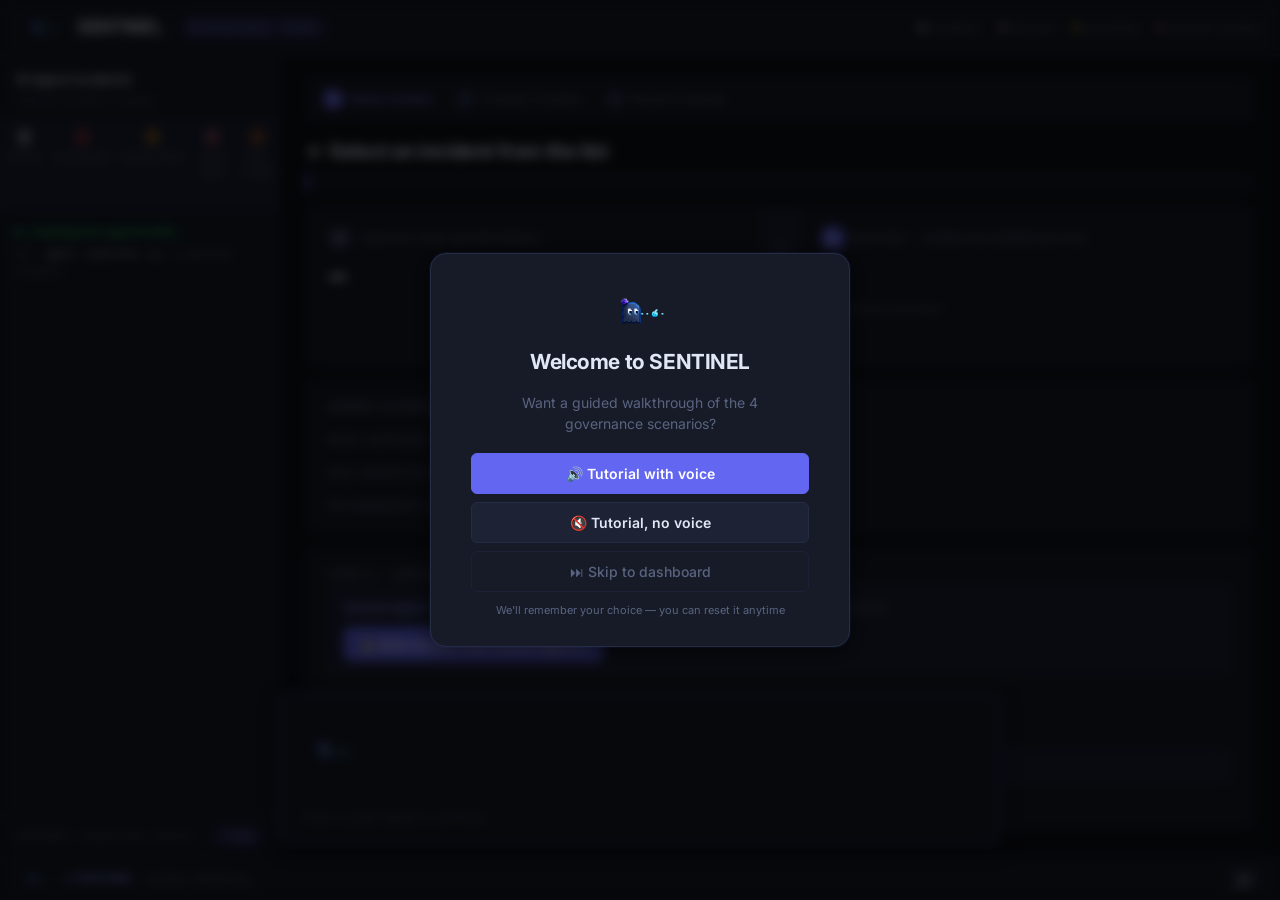
<file: docs/index.html>
<!doctype html>
<html lang="en">
<head>
  <meta charset="UTF-8" />
  <meta name="viewport" content="width=device-width, initial-scale=1.0" />
  <title>SENTINEL — AI Governance Dashboard</title>
  <link rel="preconnect" href="https://fonts.googleapis.com">
  <link href="https://fonts.googleapis.com/css2?family=Inter:wght@400;500;600;700;800&display=swap" rel="stylesheet">
  <link rel="stylesheet" href="styles.css" />
</head>
<body>

  <nav>
    <img src="/assets/sentinelli.png" class="nav-mascot" alt="SENTINEL" />
    <div class="nav-brand">SENTINEL<span>.</span></div>
    <div class="nav-badge" id="modeBadge">AI Governance · Active</div>
    <div class="nav-summary" id="navSummary"></div>
  </nav>

  <div class="layout">

    <aside class="sidebar">
      <div class="sidebar-header">
        AI Agent Incidents
        <span class="sidebar-sub">Click an incident to review</span>
      </div>

      <!-- Analytics summary -->
      <div class="analytics-strip" id="analyticsStrip">
        <div class="analytics-tile" data-tooltip="Total agent requests intercepted">
          <div class="analytics-num" id="aTotal">–</div>
          <div class="analytics-lbl">Total</div>
        </div>
        <div class="analytics-tile" data-tooltip="Requests blocked by Lobster Trap policy">
          <div class="analytics-num deny" id="aBlocked">–</div>
          <div class="analytics-lbl">Blocked</div>
        </div>
        <div class="analytics-tile" data-tooltip="Requests escalated to Human Review by Gemini">
          <div class="analytics-num review" id="aEscalated">–</div>
          <div class="analytics-lbl">Escalated</div>
        </div>
        <div class="analytics-tile" data-tooltip="Incidents classified as HIGH risk by Gemini">
          <div class="analytics-num high" id="aHighRisk">–</div>
          <div class="analytics-lbl">High Risk</div>
        </div>
        <div class="analytics-tile" data-tooltip="Adversarial probes: DENY, HUMAN_REVIEW, or HIGH/MEDIUM risk">
          <div class="analytics-num redteam" id="aRedTeam">–</div>
          <div class="analytics-lbl">Red Team</div>
        </div>
      </div>
      <div class="analytics-toprule" id="analyticsTopRule"></div>

      <div class="live-status-box">
        <div class="live-dot-row">
          <span class="live-dot" id="liveDot"></span>
          <span class="live-label" id="liveLabel">Listening for agent traffic...</span>
        </div>
        <div class="live-hint">Run <code>agent_simulator.py</code> to generate incidents</div>
      </div>

      <div class="incident-list" id="incidentList"></div>
      <div class="sidebar-footer">
        SENTINEL · Lobster Trap + Gemini
        <a class="help-link" href="https://github.com/EVERYTHINGAICO/sentinel-ai-governance#quick-start" target="_blank">? Help</a>
      </div>
    </aside>

    <main class="detail" id="detail">

      <!-- Step indicator -->
      <div class="step-bar">
        <div class="step active" data-tooltip="Select an incident from the sidebar"><span>1</span> Select incident</div>
        <div class="step-arrow">›</div>
        <div class="step" id="step2" data-tooltip="Compare Lobster Trap enforcement vs Gemini governance verdict"><span>2</span> Compare verdicts</div>
        <div class="step-arrow">›</div>
        <div class="step" id="step3" data-tooltip="Record the operator's governance decision"><span>3</span> Review &amp; decide</div>
      </div>

      <!-- Incident header -->
      <div class="detail-header">
        <div class="detail-category" id="detailCategory"></div>
        <h2 id="detailTitle">← Select an incident from the list</h2>
        <div class="detail-prompt" id="detailPrompt"></div>
      </div>

      <!-- Red team probe banner -->
      <div id="redTeamBanner" class="redteam-banner" style="display:none">
        <div class="redteam-eyebrow">🔴 Red Team Probe</div>
        <div class="redteam-headline" id="redTeamHeadline"></div>
      </div>

      <!-- Key moment banner -->
      <div id="keyHighlight" class="key-highlight" style="display:none">
        <div class="key-highlight-eyebrow">★ Key governance demo</div>
        <div class="key-highlight-headline">Lobster Trap said <strong>ALLOW</strong> — SENTINEL escalated to <strong>HUMAN REVIEW</strong></div>
        <p>Zero rules triggered. Gemini identified role impersonation intent invisible to pattern matching. This is the governance gap SENTINEL closes.</p>
      </div>

      <!-- Verdict comparison -->
      <div class="verdict-section">
        <div class="verdict-col">
          <div class="verdict-label" data-tooltip="Lobster Trap deep-packet inspection result — deterministic rule matching">
            <div class="verdict-label-icon lt-icon">LT</div>
            Lobster Trap enforcement
          </div>
          <div class="big-verdict" id="ltVerdict">–</div>
          <div class="verdict-sublabel" id="ltRule"></div>
        </div>

        <div class="verdict-divider">
          <div class="divider-line"></div>
          <div class="divider-icon" data-tooltip="SENTINEL adds Gemini semantic reasoning on top of Lobster Trap">→</div>
          <div class="divider-line"></div>
          <div class="divider-caption">SENTINEL adds governance</div>
        </div>

        <div class="verdict-col">
          <div class="verdict-label" data-tooltip="Gemini 2.5 Flash governance recommendation — catches semantic threats patterns miss">
            <div class="verdict-label-icon sentinel-icon">S</div>
            SENTINEL + Gemini recommendation
          </div>
          <div class="big-verdict" id="sentVerdict">–</div>
          <div class="verdict-sublabel" id="sentSublabel">Governance decision</div>
        </div>
      </div>

      <!-- Gemini reasoning -->
      <div class="card" id="geminiCard">
        <div class="card-header">
          <div class="card-title">Gemini Governance Reasoning</div>
          <div class="risk-pill" id="riskPill"></div>
        </div>
        <div class="gemini-body">
          <div class="gemini-row full">
            <div class="gemini-label">What happened</div>
            <div class="gemini-value" id="gSummary">–</div>
          </div>
          <div class="gemini-row">
            <div class="gemini-label">Why Gemini flagged it</div>
            <div class="gemini-value" id="gReasoning">–</div>
          </div>
          <div class="gemini-row">
            <div class="gemini-label">Recommended action</div>
            <div class="gemini-value highlight-action" id="gNextStep">–</div>
          </div>
        </div>
      </div>

      <!-- Operator decision -->
      <div class="card operator-card">
        <div class="card-title">Step 3 — Governance Decision</div>
        <div class="operator-body">

          <!-- Gemini Agent 2 auto-review -->
          <div class="agent2-panel">
            <div class="agent2-intro">
              <strong>Gemini Agent 2</strong> reviews Agent 1's analysis and makes the governance call automatically:
            </div>
            <button class="agent2-btn" id="agent2Btn" data-tooltip="Agent 2 reads Agent 1 analysis and issues a final governance decision">
              🤖 Auto-review with Gemini Agent 2
            </button>
            <div class="agent2-result" id="agent2Result" style="display:none">
              <div class="agent2-label">Agent 2 Decision</div>
              <div class="agent2-decision-row">
                <span class="agent2-decision" id="agent2Decision"></span>
                <span class="agent2-confidence" id="agent2Confidence"></span>
              </div>
              <div class="agent2-rationale" id="agent2Rationale"></div>
              <div class="agent2-id">Issued by: <span id="agent2Id"></span></div>
            </div>
          </div>

          <div class="operator-divider">— or override manually —</div>

          <div class="operator-hint">Human operator decision:</div>
          <div class="operator-row">
            <select id="reviewState" data-tooltip="Record your governance decision for this incident">
              <option value="Needs Review">⏳ Needs Review</option>
              <option value="Approved">✅ Approved — allow to proceed</option>
              <option value="Rejected">❌ Rejected — block this agent</option>
              <option value="Quarantined">🔒 Quarantined — isolate for investigation</option>
            </select>
          </div>
          <div class="operator-saved" id="operatorSaved"></div>
        </div>
      </div>

    </main>
  </div>

  <!-- Subtitles overlay -->
  <div id="subtitleBox" class="subtitle-box" style="display:none"></div>

  <!-- Narrator HUD -->
  <div id="narratorHud" class="narrator-hud">
    <img src="/assets/sentinelli.png" class="narrator-mascot" alt="" />
    <span class="narrator-icon">◈ SENTINEL</span>
    <span class="narrator-text" id="narratorText">System initializing...</span>
    <button class="narrator-mute" id="narratorMute" data-tooltip="Mute / unmute voice narration" title="Mute/unmute voice">🔊</button>
  </div>

  <!-- Intro preference popup -->
  <div id="voicePopup" class="voice-popup-overlay">
    <div class="voice-popup">
      <img src="/assets/sentinelli.png" class="voice-popup-mascot" alt="" />
      <h2 class="voice-popup-title">Welcome to SENTINEL</h2>
      <p class="voice-popup-sub">Want a guided walkthrough of the 4 governance scenarios?</p>
      <div class="voice-popup-buttons">
        <button class="voice-btn voice-btn-yes" id="voiceYes">🔊 Tutorial with voice</button>
        <button class="voice-btn voice-btn-mute" id="voiceMute">🔇 Tutorial, no voice</button>
        <button class="voice-btn voice-btn-no" id="voiceNo">⏭ Skip to dashboard</button>
      </div>
      <p class="voice-popup-note">We'll remember your choice — you can reset it anytime</p>
    </div>
  </div>

  <!-- Walkthrough dialog -->
  <div id="gbOverlay" class="gb-overlay">
    <div class="gb-dialog" id="gbDialog">
      <div class="gb-dialog-header" id="gbHeader"></div>
      <div class="gb-dialog-body">
        <img src="/assets/sentinelli.png" class="gb-mascot" alt="" />
        <div class="gb-dialog-text" id="gbText"></div>
      </div>
      <div class="gb-dialog-footer">
        <span class="gb-hint">Click or press Space to continue</span>
        <span class="gb-arrow" id="gbArrow">▼</span>
      </div>
    </div>
  </div>

  <script src="app.js"></script>
</body>
</html>
</file>
<file: docs/styles.css>
:root {
  --bg:          #0f1117;
  --surface:     #161b27;
  --surface-2:   #1d2235;
  --border:      #252d45;
  --border-sub:  #1b2138;
  --text:        #e1e7f5;
  --muted:       #5a6480;
  --faint:       #2a3050;

  --primary:     #6366f1;
  --primary-lt:  #818cf8;
  --primary-dim: rgba(99,102,241,0.12);

  --allow:       #22c55e;
  --allow-dim:   rgba(34,197,94,0.10);
  --deny:        #ef4444;
  --deny-dim:    rgba(239,68,68,0.10);
  --review:      #f59e0b;
  --review-dim:  rgba(245,158,11,0.10);
  --redteam:     #f97316;
  --redteam-dim: rgba(249,115,22,0.10);
  --high:        #fb7185;
  --high-dim:    rgba(251,113,133,0.10);

  --radius:    10px;
  --radius-sm:  6px;
  --shadow:    0 1px 3px rgba(0,0,0,0.4);
  --shadow-md: 0 4px 20px rgba(0,0,0,0.55);
}

* { box-sizing: border-box; margin: 0; padding: 0; }

body {
  font-family: 'Inter', system-ui, -apple-system, sans-serif;
  background: var(--bg);
  color: var(--text);
  height: 100vh;
  display: grid;
  grid-template-rows: 56px 1fr 44px;
  overflow: hidden;
  font-size: 14px;
  line-height: 1.5;
}

/* ── Tooltips ── */
[data-tooltip] { position: relative; }
[data-tooltip]::after {
  content: attr(data-tooltip);
  position: absolute;
  bottom: calc(100% + 8px);
  left: 50%;
  transform: translateX(-50%);
  background: #1e2540;
  color: var(--text);
  border: 1px solid var(--border);
  border-radius: var(--radius-sm);
  padding: 5px 10px;
  font-size: 12px;
  font-weight: 500;
  white-space: nowrap;
  pointer-events: none;
  opacity: 0;
  transition: opacity 0.15s;
  z-index: 9999;
  box-shadow: var(--shadow-md);
}
[data-tooltip]:hover::after { opacity: 1; }

/* ── Navbar ── */
nav {
  display: flex;
  align-items: center;
  gap: 12px;
  padding: 0 20px;
  background: var(--surface);
  border-bottom: 1px solid var(--border);
  box-shadow: var(--shadow);
}
.nav-mascot {
  height: 30px;
  width: auto;
  border-radius: 6px;
  opacity: 0.9;
}
.nav-brand {
  font-size: 1.1rem;
  font-weight: 700;
  color: var(--text);
  letter-spacing: -0.02em;
}
.nav-brand span { color: var(--primary-lt); }
.nav-badge {
  font-size: 11px;
  font-weight: 600;
  padding: 3px 10px;
  border-radius: 999px;
  background: var(--primary-dim);
  color: var(--primary-lt);
  border: 1px solid rgba(99,102,241,0.3);
  letter-spacing: 0.02em;
}
.nav-summary {
  margin-left: auto;
  display: flex;
  gap: 18px;
  font-size: 12px;
  color: var(--muted);
}
.nav-summary strong { color: var(--text); font-weight: 600; }

/* ── Layout ── */
.layout {
  display: grid;
  grid-template-columns: 280px 1fr;
  overflow: hidden;
}

/* ── Sidebar ── */
.sidebar {
  background: var(--surface);
  border-right: 1px solid var(--border);
  display: flex;
  flex-direction: column;
  overflow: hidden;
}
.sidebar-header {
  padding: 14px 16px 10px;
  border-bottom: 1px solid var(--border);
  font-size: 13px;
  font-weight: 600;
  color: var(--text);
}
.sidebar-sub {
  display: block;
  font-size: 11px;
  font-weight: 400;
  color: var(--muted);
  margin-top: 2px;
}
.incident-list {
  flex: 1;
  overflow-y: auto;
  padding: 10px;
  display: flex;
  flex-direction: column;
  gap: 5px;
}

/* ── Analytics strip ── */
.analytics-strip {
  display: grid;
  grid-template-columns: repeat(5, 1fr);
  border-bottom: 1px solid var(--border);
  background: var(--surface-2);
}
.analytics-tile {
  padding: 9px 6px 8px;
  text-align: center;
  border-right: 1px solid var(--border-sub);
  cursor: default;
}
.analytics-tile:last-child { border-right: none; }
.analytics-num {
  font-size: 1.2rem;
  font-weight: 700;
  line-height: 1;
  color: var(--text);
}
.analytics-num.deny    { color: var(--deny); }
.analytics-num.review  { color: var(--review); }
.analytics-num.high    { color: var(--high); }
.analytics-num.redteam { color: var(--redteam); }
.analytics-lbl {
  font-size: 10px;
  font-weight: 500;
  color: var(--muted);
  text-transform: uppercase;
  letter-spacing: 0.06em;
  margin-top: 3px;
}
.analytics-toprule {
  padding: 5px 14px;
  font-size: 11px;
  color: var(--muted);
  border-bottom: 1px solid var(--border-sub);
  background: var(--surface-2);
  min-height: 24px;
}

/* ── Live status box ── */
.live-status-box {
  padding: 10px 14px;
  border-bottom: 1px solid var(--border-sub);
  display: flex;
  flex-direction: column;
  gap: 4px;
}
.live-dot-row {
  display: flex;
  align-items: center;
  gap: 8px;
}
.live-dot {
  width: 7px;
  height: 7px;
  border-radius: 50%;
  background: var(--allow);
  animation: pulse 2.4s ease-in-out infinite;
  flex-shrink: 0;
}
@keyframes pulse {
  0%,100% { opacity: 1; box-shadow: 0 0 0 0 rgba(34,197,94,0.4); }
  50%      { opacity: 0.7; box-shadow: 0 0 0 4px rgba(34,197,94,0); }
}
.live-label {
  font-size: 12px;
  font-weight: 600;
  color: var(--allow);
}
.live-hint {
  font-size: 11px;
  color: var(--muted);
}
.live-hint code {
  font-family: 'JetBrains Mono', 'Fira Code', monospace;
  font-size: 11px;
  color: var(--text);
  background: var(--bg);
  padding: 1px 5px;
  border-radius: 4px;
  border: 1px solid var(--border-sub);
}

.sidebar-footer {
  padding: 9px 16px;
  font-size: 11px;
  color: var(--muted);
  border-top: 1px solid var(--border);
  display: flex;
  justify-content: space-between;
  align-items: center;
}
.help-link {
  font-size: 11px;
  color: var(--primary-lt);
  text-decoration: none;
  padding: 2px 8px;
  border-radius: 999px;
  background: var(--primary-dim);
  border: 1px solid rgba(99,102,241,0.25);
  transition: background 0.15s;
}
.help-link:hover { background: rgba(99,102,241,0.2); }

/* ── Incident items ── */
.incident-item {
  border: 1px solid var(--border-sub);
  border-radius: var(--radius-sm);
  padding: 10px 12px;
  cursor: pointer;
  transition: border-color 0.15s, background 0.15s;
  background: var(--bg);
}
.incident-item:hover {
  border-color: var(--border);
  background: var(--surface-2);
}
.incident-item.active {
  border-color: var(--primary);
  background: var(--primary-dim);
}
.incident-item.key-moment { border-color: rgba(245,158,11,0.35); }
.incident-item.key-moment.active { border-color: var(--review); background: var(--review-dim); }

.incident-number {
  font-size: 10px;
  font-weight: 500;
  color: var(--muted);
  text-transform: uppercase;
  letter-spacing: 0.06em;
  margin-bottom: 3px;
}
.incident-name {
  font-size: 13px;
  font-weight: 600;
  color: var(--text);
  margin-bottom: 6px;
  line-height: 1.35;
}
.incident-verdicts {
  display: flex;
  align-items: center;
  gap: 5px;
}
.vbadge {
  font-size: 10px;
  font-weight: 700;
  padding: 2px 8px;
  border-radius: 999px;
  letter-spacing: 0.04em;
  text-transform: uppercase;
  border: 1px solid transparent;
}
.vbadge.allow  { background: var(--allow-dim);   color: var(--allow);   border-color: rgba(34,197,94,0.3); }
.vbadge.deny   { background: var(--deny-dim);    color: var(--deny);    border-color: rgba(239,68,68,0.3); }
.vbadge.review { background: var(--review-dim);  color: var(--review);  border-color: rgba(245,158,11,0.3); }
.vbadge.neutral{ background: var(--surface-2);   color: var(--muted);   border-color: var(--border-sub); }
.vbadge-sep { color: var(--muted); font-size: 11px; }
.key-tag {
  margin-left: auto;
  font-size: 10px;
  font-weight: 700;
  color: var(--review);
  text-transform: uppercase;
  letter-spacing: 0.05em;
}
.incident-wf {
  margin-top: 5px;
  font-size: 11px;
  color: var(--muted);
}

/* ── Red team badge ── */
.rt-tag {
  display: inline-flex;
  align-items: center;
  gap: 3px;
  font-size: 10px;
  font-weight: 600;
  color: var(--redteam);
  background: var(--redteam-dim);
  border: 1px solid rgba(249,115,22,0.3);
  border-radius: 999px;
  padding: 1px 7px;
  margin-left: 5px;
  vertical-align: middle;
}

/* ── Detail area ── */
.detail {
  overflow-y: auto;
  padding: 20px 26px 28px;
  display: flex;
  flex-direction: column;
  gap: 14px;
  background: var(--bg);
}

/* Step bar */
.step-bar {
  display: flex;
  align-items: center;
  gap: 8px;
  padding: 10px 16px;
  background: var(--surface);
  border: 1px solid var(--border);
  border-radius: var(--radius);
}
.step {
  display: flex;
  align-items: center;
  gap: 6px;
  font-size: 12px;
  color: var(--muted);
  font-weight: 500;
}
.step span {
  display: grid;
  place-items: center;
  width: 20px;
  height: 20px;
  border-radius: 50%;
  background: var(--faint);
  color: var(--muted);
  font-size: 11px;
  font-weight: 700;
}
.step.active { color: var(--primary-lt); }
.step.active span { background: var(--primary); color: #fff; }
.step-arrow { color: var(--border); font-size: 1rem; }

/* Detail header */
.detail-category {
  font-size: 11px;
  font-weight: 600;
  letter-spacing: 0.07em;
  text-transform: uppercase;
  color: var(--muted);
  margin-bottom: 3px;
}
.detail-header h2 {
  font-size: 1.25rem;
  font-weight: 700;
  margin-bottom: 8px;
  line-height: 1.25;
  color: var(--text);
  letter-spacing: -0.02em;
}
.detail-prompt {
  font-size: 13px;
  color: var(--muted);
  font-style: italic;
  line-height: 1.55;
  padding: 10px 14px;
  background: var(--surface);
  border-left: 3px solid var(--primary);
  border-radius: 0 var(--radius-sm) var(--radius-sm) 0;
}

/* ── Red team banner ── */
.redteam-banner {
  background: var(--redteam-dim);
  border: 1px solid rgba(249,115,22,0.4);
  border-radius: var(--radius);
  padding: 12px 16px;
}
.redteam-eyebrow {
  font-size: 11px;
  font-weight: 700;
  letter-spacing: 0.07em;
  text-transform: uppercase;
  color: var(--redteam);
  margin-bottom: 3px;
}
.redteam-headline {
  font-size: 14px;
  font-weight: 600;
  color: #fed7aa;
  line-height: 1.4;
}

/* Key highlight */
.key-highlight {
  background: var(--review-dim);
  border: 1px solid rgba(245,158,11,0.4);
  border-radius: var(--radius);
  padding: 14px 18px;
}
.key-highlight-eyebrow {
  font-size: 11px;
  font-weight: 700;
  letter-spacing: 0.07em;
  text-transform: uppercase;
  color: var(--review);
  margin-bottom: 5px;
}
.key-highlight-headline {
  font-size: 1rem;
  color: #fde68a;
  margin-bottom: 5px;
  line-height: 1.4;
  font-weight: 600;
}
.key-highlight p {
  font-size: 13px;
  color: #fcd34d;
  line-height: 1.6;
  opacity: 0.9;
}

/* ── Verdict section ── */
.verdict-section {
  display: grid;
  grid-template-columns: 1fr auto 1fr;
  align-items: stretch;
  background: var(--surface);
  border: 1px solid var(--border);
  border-radius: var(--radius);
  overflow: hidden;
}
.verdict-col {
  padding: 20px 22px;
  display: flex;
  flex-direction: column;
  gap: 8px;
}
.verdict-label {
  display: flex;
  align-items: center;
  gap: 7px;
  font-size: 11px;
  font-weight: 600;
  text-transform: uppercase;
  letter-spacing: 0.06em;
  color: var(--muted);
}
.verdict-label-icon {
  display: grid;
  place-items: center;
  width: 22px;
  height: 22px;
  border-radius: var(--radius-sm);
  font-size: 10px;
  font-weight: 800;
  letter-spacing: 0;
}
.lt-icon { background: var(--faint); color: var(--text); }
.sentinel-icon { background: var(--primary); color: #fff; }
.big-verdict {
  font-size: 2.2rem;
  font-weight: 800;
  letter-spacing: -0.03em;
  line-height: 1;
}
.big-verdict.allow  { color: var(--allow); }
.big-verdict.deny   { color: var(--deny); }
.big-verdict.review { color: var(--review); }
.big-verdict.neutral{ color: var(--muted); }
.verdict-sublabel {
  font-size: 12px;
  color: var(--muted);
}
.verdict-divider {
  display: flex;
  flex-direction: column;
  align-items: center;
  justify-content: center;
  gap: 6px;
  padding: 20px 10px;
  border-left: 1px solid var(--border);
  border-right: 1px solid var(--border);
  background: var(--surface-2);
}
.divider-line { flex: 1; width: 1px; background: var(--border); }
.divider-icon { font-size: 1.1rem; color: var(--muted); }
.divider-caption {
  font-size: 10px;
  color: var(--muted);
  text-transform: uppercase;
  letter-spacing: 0.06em;
  writing-mode: vertical-rl;
  transform: rotate(180deg);
}

/* ── Cards ── */
.card {
  background: var(--surface);
  border: 1px solid var(--border);
  border-radius: var(--radius);
  padding: 16px 20px;
}
.card-header {
  display: flex;
  align-items: center;
  justify-content: space-between;
  margin-bottom: 14px;
}
.card-title {
  font-size: 12px;
  font-weight: 700;
  letter-spacing: 0.07em;
  text-transform: uppercase;
  color: var(--muted);
}
.risk-pill {
  font-size: 11px;
  font-weight: 700;
  padding: 3px 10px;
  border-radius: 999px;
  text-transform: uppercase;
  letter-spacing: 0.05em;
  border: 1px solid transparent;
}
.risk-pill.high   { background: var(--deny-dim);   color: var(--deny);   border-color: rgba(239,68,68,0.3); }
.risk-pill.medium { background: var(--review-dim);  color: var(--review); border-color: rgba(245,158,11,0.3); }
.risk-pill.low    { background: var(--allow-dim);   color: var(--allow);  border-color: rgba(34,197,94,0.3); }

.gemini-body { display: flex; flex-direction: column; gap: 12px; }
.gemini-row { display: grid; grid-template-columns: 170px 1fr; gap: 10px; align-items: start; }
.gemini-row.full { grid-template-columns: 170px 1fr; }
.gemini-label {
  font-size: 11px;
  font-weight: 600;
  color: var(--muted);
  text-transform: uppercase;
  letter-spacing: 0.05em;
  padding-top: 2px;
}
.gemini-value {
  font-size: 13px;
  color: var(--text);
  line-height: 1.6;
}
.highlight-action {
  color: var(--review);
  font-weight: 600;
}

/* ── Operator card ── */
.operator-card { border-color: rgba(99,102,241,0.3); }
.operator-body { display: flex; flex-direction: column; gap: 10px; }
.operator-hint {
  font-size: 13px;
  color: var(--muted);
}
.operator-row select {
  width: 100%;
  background: var(--surface-2);
  border: 1px solid var(--border);
  border-radius: var(--radius-sm);
  color: var(--text);
  font-size: 13px;
  font-family: inherit;
  padding: 9px 13px;
  cursor: pointer;
  transition: border-color 0.15s;
  appearance: none;
  background-image: url("data:image/svg+xml,%3Csvg xmlns='http://www.w3.org/2000/svg' width='12' height='12' viewBox='0 0 24 24' fill='none' stroke='%235a6480' stroke-width='2'%3E%3Cpath d='M6 9l6 6 6-6'/%3E%3C/svg%3E");
  background-repeat: no-repeat;
  background-position: right 12px center;
  padding-right: 36px;
}
.operator-row select:focus {
  outline: none;
  border-color: var(--primary);
  box-shadow: 0 0 0 3px var(--primary-dim);
}
.operator-saved {
  font-size: 12px;
  color: var(--allow);
  min-height: 1.4em;
  font-weight: 500;
}

/* ── Agent 2 panel ── */
.agent2-panel {
  background: var(--surface-2);
  border: 1px solid var(--border);
  border-radius: var(--radius-sm);
  padding: 14px 16px;
  display: flex;
  flex-direction: column;
  gap: 10px;
}
.agent2-intro {
  font-size: 13px;
  color: var(--muted);
  line-height: 1.5;
}
.agent2-intro strong { color: var(--primary-lt); font-weight: 600; }
.agent2-btn {
  background: var(--primary);
  color: #fff;
  border: none;
  border-radius: var(--radius-sm);
  padding: 9px 16px;
  font-size: 13px;
  font-weight: 600;
  cursor: pointer;
  font-family: inherit;
  transition: background 0.15s, opacity 0.15s;
  display: flex;
  align-items: center;
  gap: 7px;
  align-self: flex-start;
}
.agent2-btn:hover:not(:disabled) { background: var(--primary-lt); }
.agent2-btn:disabled { opacity: 0.5; cursor: not-allowed; }
.agent2-result {
  background: var(--bg);
  border: 1px solid var(--border);
  border-radius: var(--radius-sm);
  padding: 12px 14px;
  display: flex;
  flex-direction: column;
  gap: 5px;
}
.agent2-label {
  font-size: 10px;
  font-weight: 700;
  letter-spacing: 0.07em;
  text-transform: uppercase;
  color: var(--primary-lt);
}
.agent2-decision-row {
  display: flex;
  align-items: center;
  gap: 10px;
}
.agent2-decision {
  font-size: 1.25rem;
  font-weight: 800;
  letter-spacing: -0.02em;
}
.agent2-decision.allow  { color: var(--allow); }
.agent2-decision.deny   { color: var(--deny); }
.agent2-decision.review { color: var(--review); }
.agent2-confidence {
  font-size: 11px;
  color: var(--muted);
  font-weight: 600;
  background: var(--surface-2);
  padding: 2px 8px;
  border-radius: 999px;
  border: 1px solid var(--border-sub);
}
.agent2-rationale {
  font-size: 13px;
  color: var(--text);
  line-height: 1.55;
}
.agent2-id {
  font-size: 11px;
  color: var(--muted);
}
.operator-divider {
  text-align: center;
  font-size: 11px;
  color: var(--muted);
  padding: 3px 0;
  letter-spacing: 0.03em;
}

/* ── Game Boy dialog (now: clean walkthrough modal) ── */
.gb-overlay {
  position: fixed;
  inset: 0;
  background: transparent;
  display: flex;
  align-items: flex-end;
  justify-content: center;
  padding-bottom: 56px;
  z-index: 1000;
  cursor: pointer;
  pointer-events: none;
}
.gb-dialog {
  pointer-events: all;
  width: min(720px, 92vw);
  background: var(--surface);
  border: 1px solid var(--primary);
  border-radius: var(--radius);
  padding: 18px 22px 14px;
  box-shadow: var(--shadow-md), 0 0 0 1px rgba(99,102,241,0.15);
  display: flex;
  flex-direction: column;
  gap: 10px;
  min-height: 150px;
}
.gb-dialog-header {
  font-size: 11px;
  font-weight: 700;
  letter-spacing: 0.08em;
  text-transform: uppercase;
  color: var(--primary-lt);
  padding-bottom: 8px;
  border-bottom: 1px solid var(--border);
}
.gb-dialog-body {
  display: flex;
  gap: 16px;
  align-items: flex-start;
  flex: 1;
}
.gb-mascot {
  width: 56px;
  height: auto;
  flex-shrink: 0;
  border-radius: 8px;
  animation: mascot-float 3s ease-in-out infinite;
  opacity: 0.9;
}
@keyframes mascot-float {
  0%,100% { transform: translateY(0); }
  50%      { transform: translateY(-5px); }
}
.gb-dialog-text {
  font-size: 14px;
  color: var(--text);
  line-height: 1.65;
  flex: 1;
}
.gb-dialog-footer {
  display: flex;
  justify-content: space-between;
  align-items: center;
  padding-top: 8px;
  border-top: 1px solid var(--border);
}
.gb-hint {
  font-size: 11px;
  color: var(--muted);
  letter-spacing: 0.03em;
}
.gb-arrow {
  font-size: 1rem;
  color: var(--primary-lt);
  animation: blink-arrow 0.8s step-end infinite;
  visibility: hidden;
}
@keyframes blink-arrow {
  0%,100% { opacity: 1; }
  50%      { opacity: 0; }
}

/* Spotlight highlight for walkthrough */
.gb-highlight {
  outline: 2px solid var(--primary-lt) !important;
  box-shadow: 0 0 0 4px rgba(99,102,241,0.12), 0 0 24px rgba(99,102,241,0.15) !important;
  animation: spotlight-pulse 1.8s ease-in-out infinite !important;
  position: relative;
  z-index: 500;
}
@keyframes spotlight-pulse {
  0%,100% { box-shadow: 0 0 0 4px rgba(99,102,241,0.12), 0 0 20px rgba(99,102,241,0.12); }
  50%      { box-shadow: 0 0 0 6px rgba(99,102,241,0.2),  0 0 32px rgba(99,102,241,0.2); }
}

/* ── Narrator HUD ── */
.narrator-hud {
  position: fixed;
  bottom: 0;
  left: 0;
  right: 0;
  height: 44px;
  background: var(--surface);
  border-top: 1px solid var(--border);
  display: flex;
  align-items: center;
  gap: 10px;
  padding: 0 18px;
  z-index: 999;
  box-shadow: 0 -1px 8px rgba(0,0,0,0.3);
}
.narrator-mascot {
  height: 24px;
  width: auto;
  border-radius: 5px;
  opacity: 0.75;
}
.narrator-icon {
  font-size: 11px;
  font-weight: 700;
  color: var(--primary-lt);
  letter-spacing: 0.06em;
  text-transform: uppercase;
  white-space: nowrap;
}
.narrator-text {
  flex: 1;
  font-size: 12px;
  color: var(--muted);
  white-space: nowrap;
  overflow: hidden;
  text-overflow: ellipsis;
}
.narrator-mute {
  background: var(--surface-2);
  border: 1px solid var(--border);
  border-radius: var(--radius-sm);
  color: var(--muted);
  font-size: 13px;
  cursor: pointer;
  padding: 3px 9px;
  font-family: inherit;
  transition: border-color 0.15s, color 0.15s;
}
.narrator-mute:hover { border-color: var(--primary); color: var(--primary-lt); }

/* ── Voice preference popup ── */
.voice-popup-overlay {
  position: fixed;
  inset: 0;
  background: rgba(0,0,0,0.7);
  backdrop-filter: blur(6px);
  display: flex;
  align-items: center;
  justify-content: center;
  z-index: 2000;
}
.voice-popup-overlay.hidden { display: none; }
.voice-popup {
  background: var(--surface);
  border: 1px solid var(--border);
  border-radius: 16px;
  padding: 36px 40px 28px;
  max-width: 420px;
  width: 90%;
  display: flex;
  flex-direction: column;
  align-items: center;
  gap: 14px;
  box-shadow: var(--shadow-md), 0 0 0 1px rgba(99,102,241,0.1);
  text-align: center;
}
.voice-popup-mascot {
  width: 64px;
  height: auto;
  border-radius: 12px;
  animation: mascot-float 3s ease-in-out infinite;
}
.voice-popup-title {
  font-size: 1.3rem;
  font-weight: 700;
  color: var(--text);
  letter-spacing: -0.02em;
}
.voice-popup-sub {
  font-size: 14px;
  color: var(--muted);
  line-height: 1.55;
  max-width: 300px;
}
.voice-popup-buttons {
  display: flex;
  flex-direction: column;
  gap: 8px;
  margin-top: 4px;
  width: 100%;
}
.voice-btn {
  font-family: inherit;
  font-size: 14px;
  font-weight: 600;
  padding: 11px 22px;
  border-radius: var(--radius-sm);
  cursor: pointer;
  border: 1px solid transparent;
  transition: background 0.15s, border-color 0.15s;
  width: 100%;
  text-align: center;
}
.voice-btn-yes {
  background: var(--primary);
  color: #fff;
  border-color: var(--primary);
}
.voice-btn-yes:hover { background: var(--primary-lt); }
.voice-btn-mute {
  background: var(--surface-2);
  color: var(--text);
  border-color: var(--border);
}
.voice-btn-mute:hover { border-color: var(--primary); color: var(--primary-lt); }
.voice-btn-no {
  background: transparent;
  color: var(--muted);
  border-color: var(--border-sub);
  font-weight: 500;
}
.voice-btn-no:hover { color: var(--text); border-color: var(--border); }
.voice-popup-note {
  font-size: 11px;
  color: var(--muted);
  margin-top: -4px;
}

/* ── Subtitles ── */
.subtitle-box {
  position: fixed;
  bottom: 52px;
  left: 50%;
  transform: translateX(-50%);
  max-width: 780px;
  width: 90%;
  background: rgba(15, 17, 23, 0.92);
  border: 1px solid var(--border);
  border-radius: var(--radius);
  padding: 12px 20px;
  font-size: 15px;
  font-weight: 500;
  color: var(--text);
  line-height: 1.55;
  text-align: center;
  z-index: 998;
  backdrop-filter: blur(8px);
  box-shadow: var(--shadow-md);
  animation: subtitle-in 0.2s ease;
}
@keyframes subtitle-in {
  from { opacity: 0; transform: translateX(-50%) translateY(6px); }
  to   { opacity: 1; transform: translateX(-50%) translateY(0); }
}

/* ── Scrollbar ── */
::-webkit-scrollbar { width: 4px; }
::-webkit-scrollbar-track { background: transparent; }
::-webkit-scrollbar-thumb { background: var(--border); border-radius: 4px; }
::-webkit-scrollbar-thumb:hover { background: var(--muted); }
</file>
